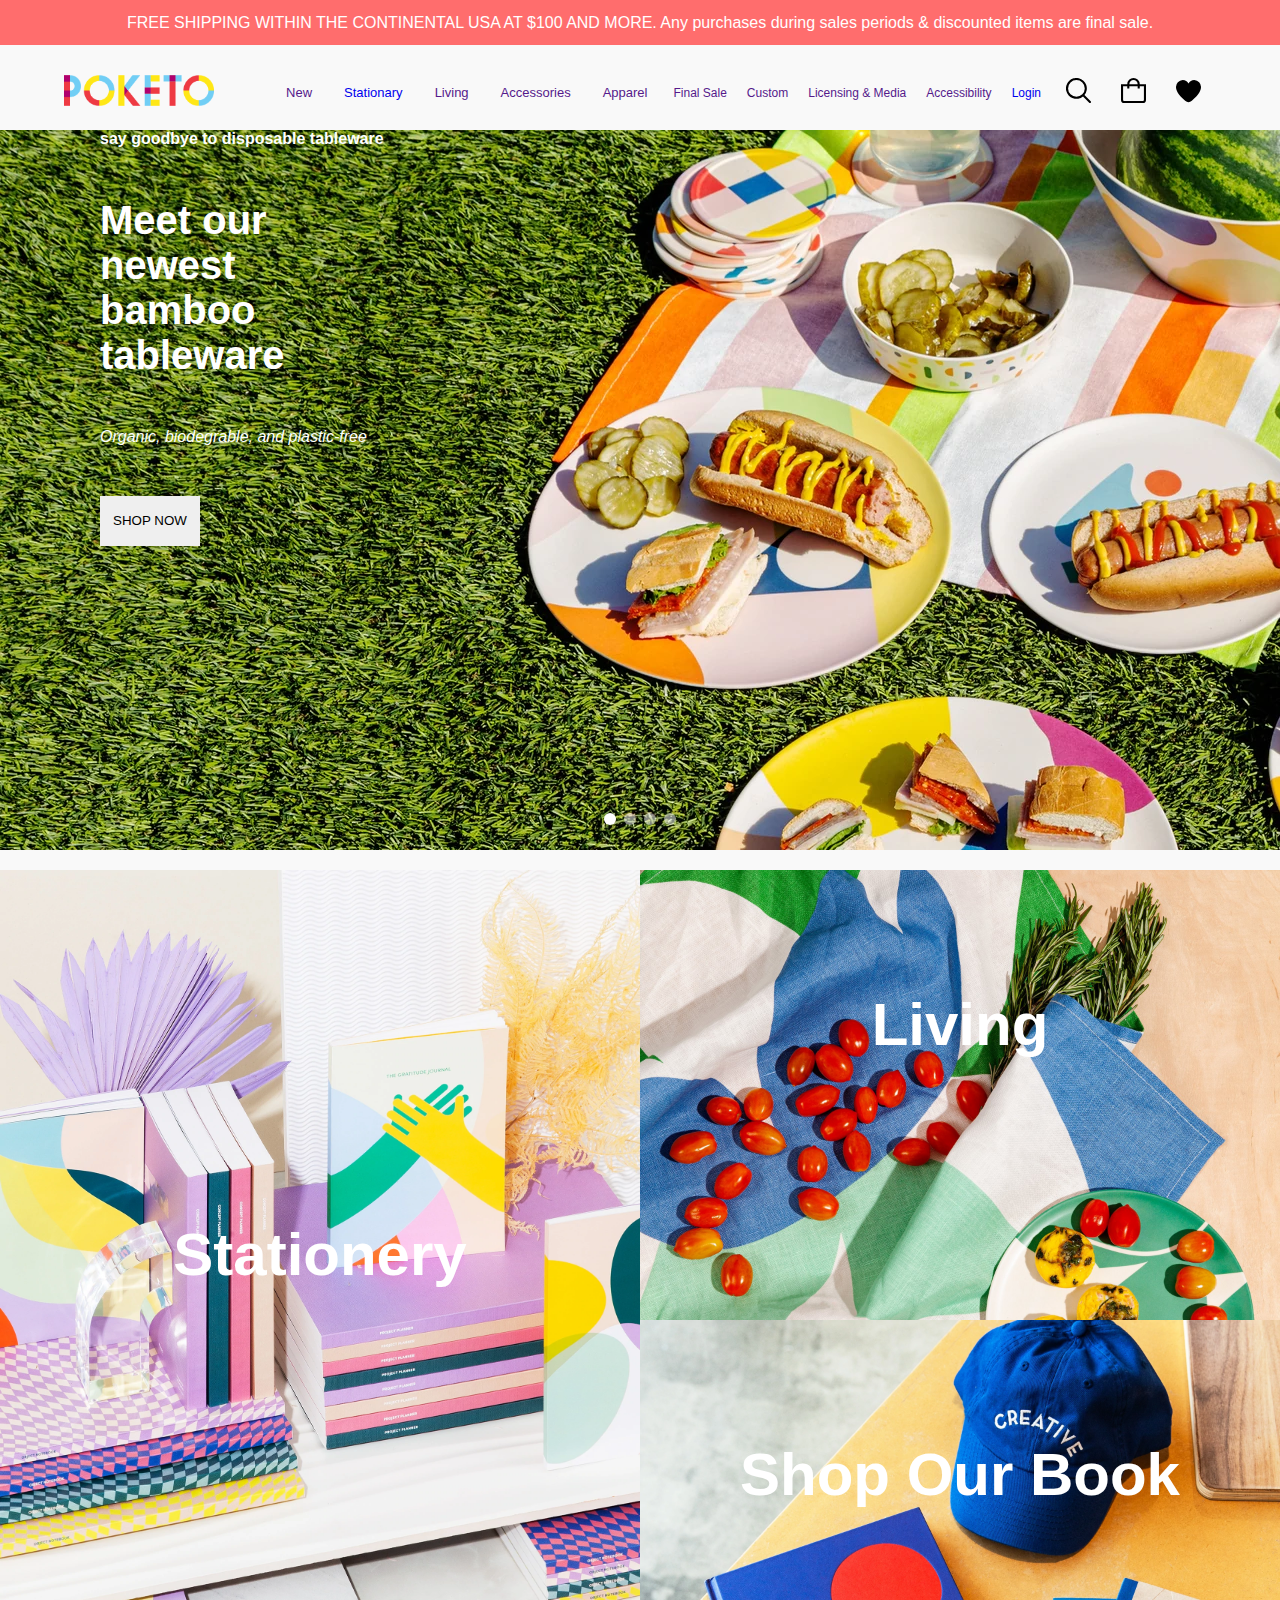
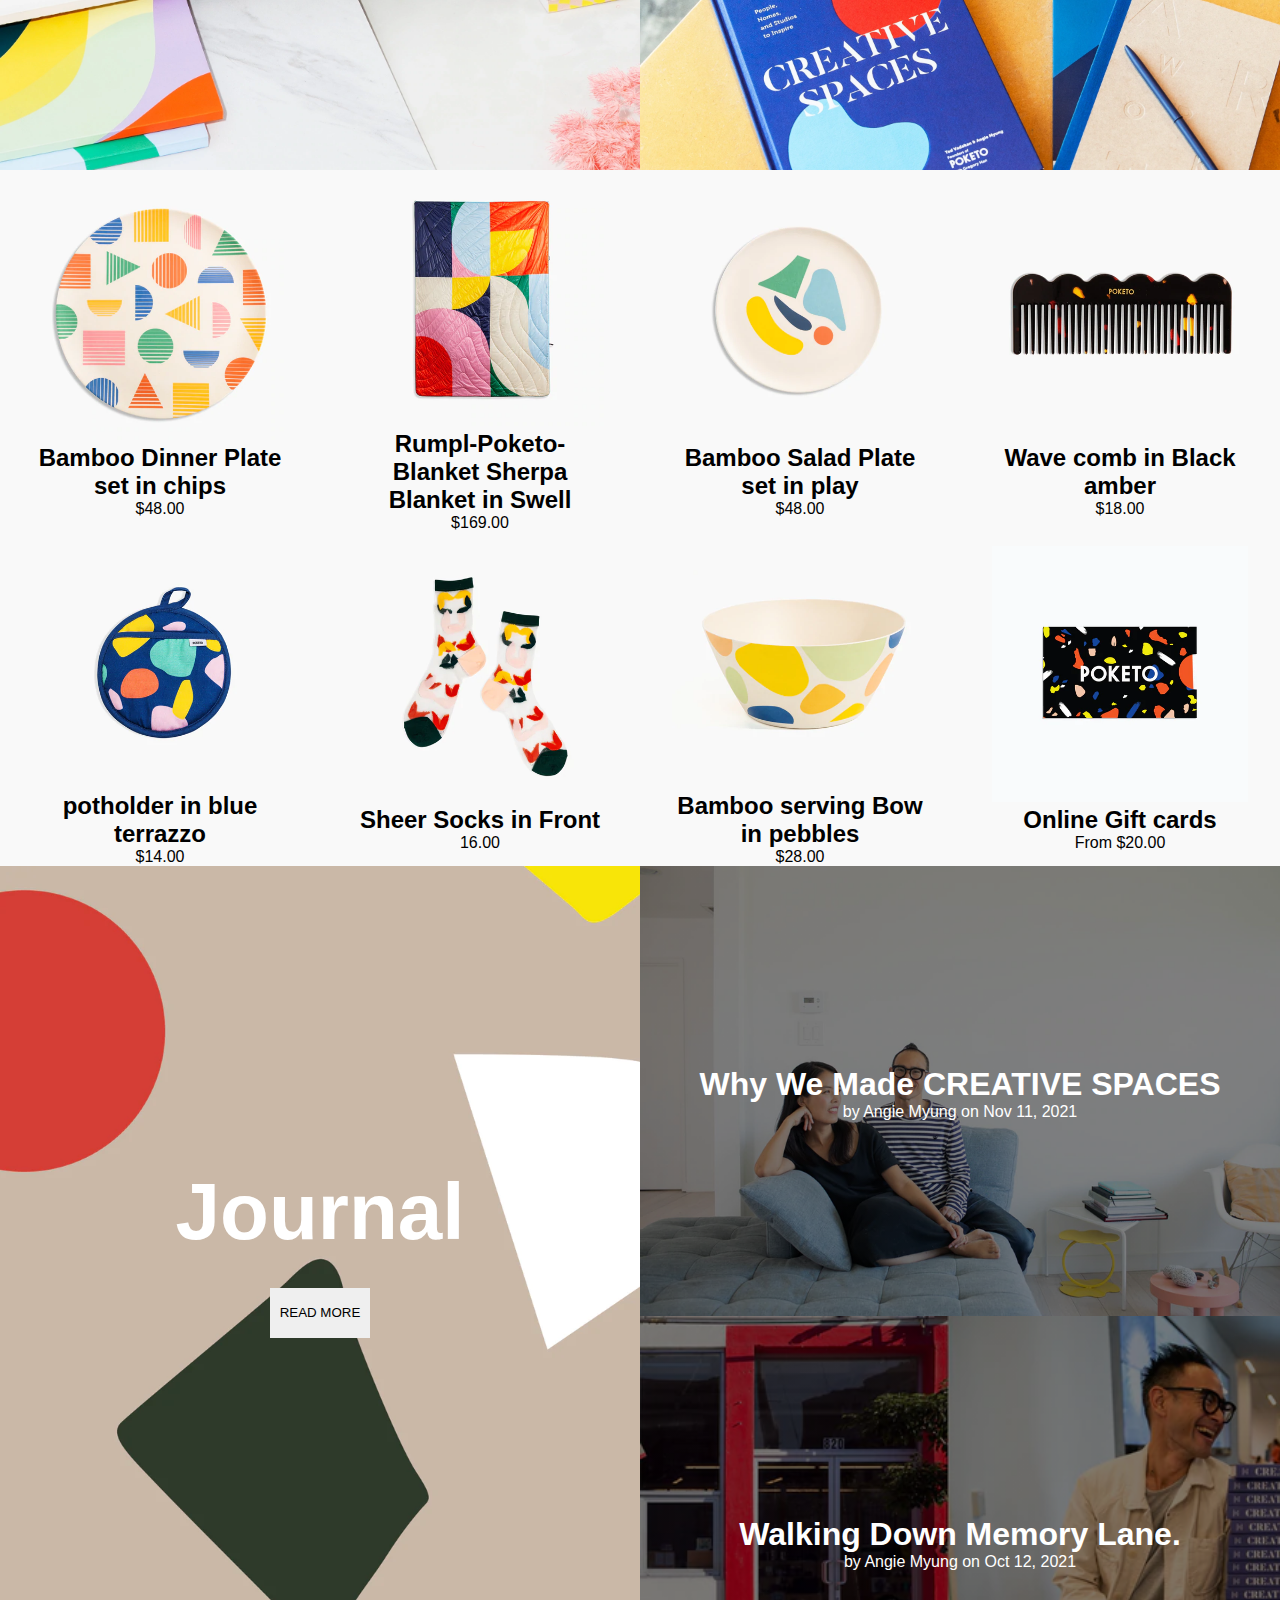
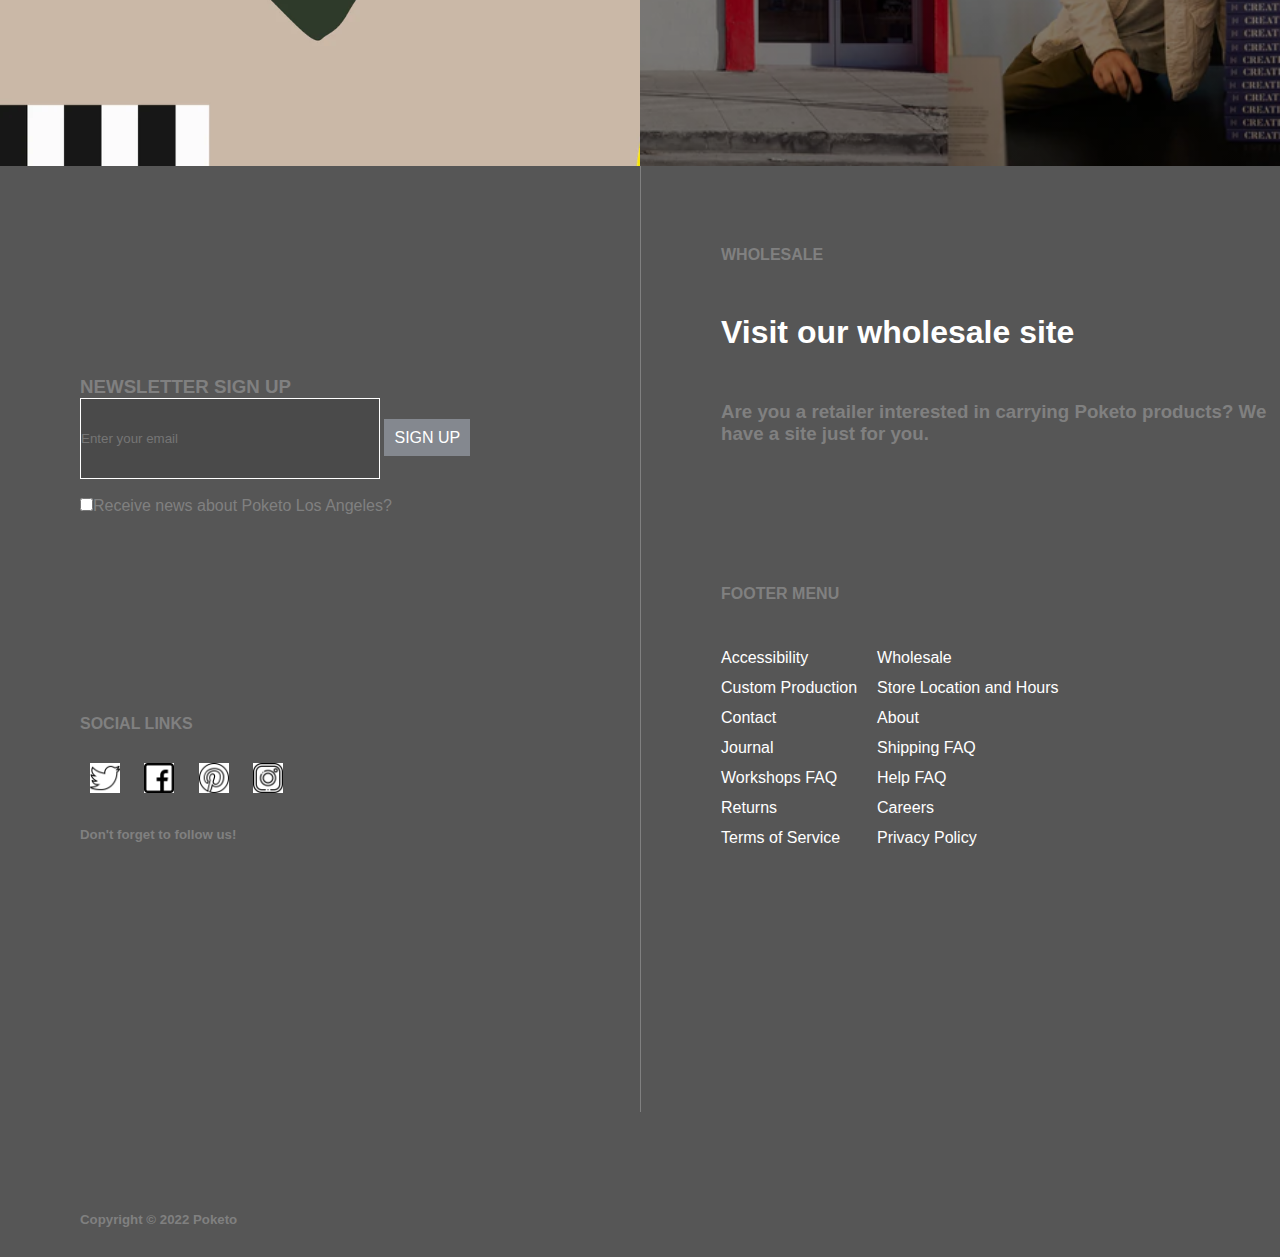
<file: index.html>
<!DOCTYPE html>
<html lang="en">
  <head>
    <meta charset="UTF-8" />
    <meta http-equiv="X-UA-Compatible" content="IE=edge" />
    <meta name="viewport" content="width=device-width, initial-scale=1.0" />
    <title>Poketo clone</title>
    <link rel="stylesheet" href="css/skippr.css" />
    <link rel="stylesheet" href="css/main.css" />
  </head>
  <body>
    <!-- NAV SECTION FEEDING FROM JAVASCRIPT -->
    <div class="navigationBar"></div>

    <!-- SLIDER SECTION -->
    <div id="sliderContainer">
      <div id="theTarget">
        <div style="background: url(img/files/Bamboo-Web-Banner_1920x.jpg)">
          <div class="background1_text bg1">
            <h4 class="background1_text_h4">
              say goodbye to disposable tableware
            </h4>
            <h1 class="background1_text_h1">
              Meet our <br />
              newest <br />
              bamboo <br />
              tableware
            </h1>
            <p class="background1_text_p">
              <i>Organic, biodegrable, and plastic-free</i>
            </p>

            <button class="background1-btn">SHOP NOW</button>
          </div>
        </div>
        <div
          style="background-image: url(img/files/Socks-Web-Banner-02_1920x.jpg)"
        >
          <div class="background1_text bg2">
            <div>
              <h4 class="background1_text_h4">
                Intoducing our newest socks desight
              </h4>
            </div>

            <div>
              <h1 class="background1_text_h1 bg2">
                A spring in your <br />
                step with new<br />
                socks
              </h1>
            </div>

            <div>
              <p class="background1_text_p">
                <i>Checkout our boldest patterns yet</i>
              </p>

              <button class="background1-btn">SHOP NOW</button>
            </div>
          </div>
        </div>
        <div
          style="
            background-image: url(img/files/Combs-Mirrors-Web-Banner-2_86956b42-d48c-4ea4-b098-e5be5cb2af86_1920x.jpg);
          "
        >
          <div class="background1_text bg3">
            <h1 class="background1_text_h1">
              Our prettiest <br />
              new combs + <br />
              mirrors
            </h1>
            <button class="background1-btn">SHOP NOW</button>
          </div>
        </div>

        <div style="background-image: url(img/files/Rumple-Banner_1920x.jpg)">
          <div class="background1_text bg4">
            <div>
              <h4 class="background1_text_h4">Our Coziest Collab Ever</h4>
            </div>
            <div>
              <h1 class="background1_text_h1">
                Meet the new <br />
                Rumple x <br />
                poketo <br />
                collections
              </h1>
            </div>
            <div>
              <p class="background1_text_p">
                <i>Blankets that work wherever, whenever.</i>
              </p>

              <button class="background1-btn">SHOP NOW</button>
            </div>
          </div>
        </div>
      </div>
    </div>

    <section class="banner_section">
      <div class="banner">
        <div class="banner_col1">
          <h1>Stationery</h1>
        </div>
        <div class="banner_col2">
          <div class="banner_col2_img1"><h1>Living</h1></div>
          <div class="banner_col2_img2"><h1>Shop Our Book</h1></div>
        </div>
      </div>
    </section>

    <section class="cards">
      <div class="cards1">
        <div class="cards1_row">
          <img
            src="./img/products/Bamboo-Dinner-Plate-Chips-01_480x.jpg"
            alt=""
          />
          <h2>Bamboo Dinner Plate set in chips</h2>
          <p class="price">$48.00</p>
        </div>
        <div class="cards1_row">
          <img
            src="./img/products/Rumpl-Poketo-Blanket-Geometric-Shapes-01_480x.jpg"
            alt=""
          />
          <h2>Rumpl-Poketo-Blanket Sherpa Blanket in Swell</h2>
          <p class="price">$169.00</p>
        </div>
        <div class="cards1_row">
          <img
            src="./img/products/Bamboo-Salad-Plate-Play-02_480x.jpg"
            alt=""
          />
          <h2>Bamboo Salad Plate set in play</h2>
          <p class="price">$48.00</p>
        </div>
        <div class="cards1_row">
          <img
            src="./img/products/Wave-Comb-Black-Red-Yellow-01_480x.jpg"
            alt=""
          />
          <h2>Wave comb in Black amber</h2>
          <p class="price">$18.00</p>
        </div>
      </div>
      <div class="cards2">
        <div class="cards2_row">
          <img
            src="./img/products/Poketo-Oven-Mitt-Round-Blue-01_480x.jpg"
            alt=""
          />
          <h2>potholder in blue terrazzo</h2>
          <p>$14.00</p>
        </div>
        <div class="cards2_row">
          <img src="./img/products/SheerSocksFronds_480x.jpg" alt="" />
          <h2>Sheer Socks in Front</h2>
          <p>16.00</p>
        </div>
        <div class="cards2_row">
          <img
            src="./img/products/Bamboo-Serving-Bowl-Pebbles_480x.jpg"
            alt=""
          />
          <h2>Bamboo serving Bow in pebbles</h2>
          <p>$28.00</p>
        </div>
        <div class="cards2_row">
          <img
            src="./img/products/Gift-card_c67a6f5f-488a-4391-8c78-933908445644_480x.jpg"
            alt=""
          />
          <h2>Online Gift cards</h2>
          <p>From $20.00</p>
        </div>
      </div>
    </section>

    <section class="footer_top_section">
      <div class="footer_top">
        <div class="footer_top_col1">
          <h1>Journal</h1>
          <button class="btn">READ MORE</button>
        </div>
        <div class="footer_top_col2">
          <div class="footer_top_col2_img1">
            <h1>Why We Made CREATIVE SPACES</h1>
            <p>by Angie Myung on Nov 11, 2021</p>
          </div>
          <div class="footer_top_col2_img2">
            <h1>Walking Down Memory Lane.</h1>
            <p>by Angie Myung on Oct 12, 2021</p>
          </div>
        </div>
      </div>
    </section>

    <footer class="footer_container"></footer>

    <script src="js/jquery.min.js"></script>
    <script src="js/skippr.min.js"></script>
    <script src="js/nav.js"></script>
    <script src="js/footer.js"></script>
    <script src="js/main.js"></script>
  </body>
</html>
</file>
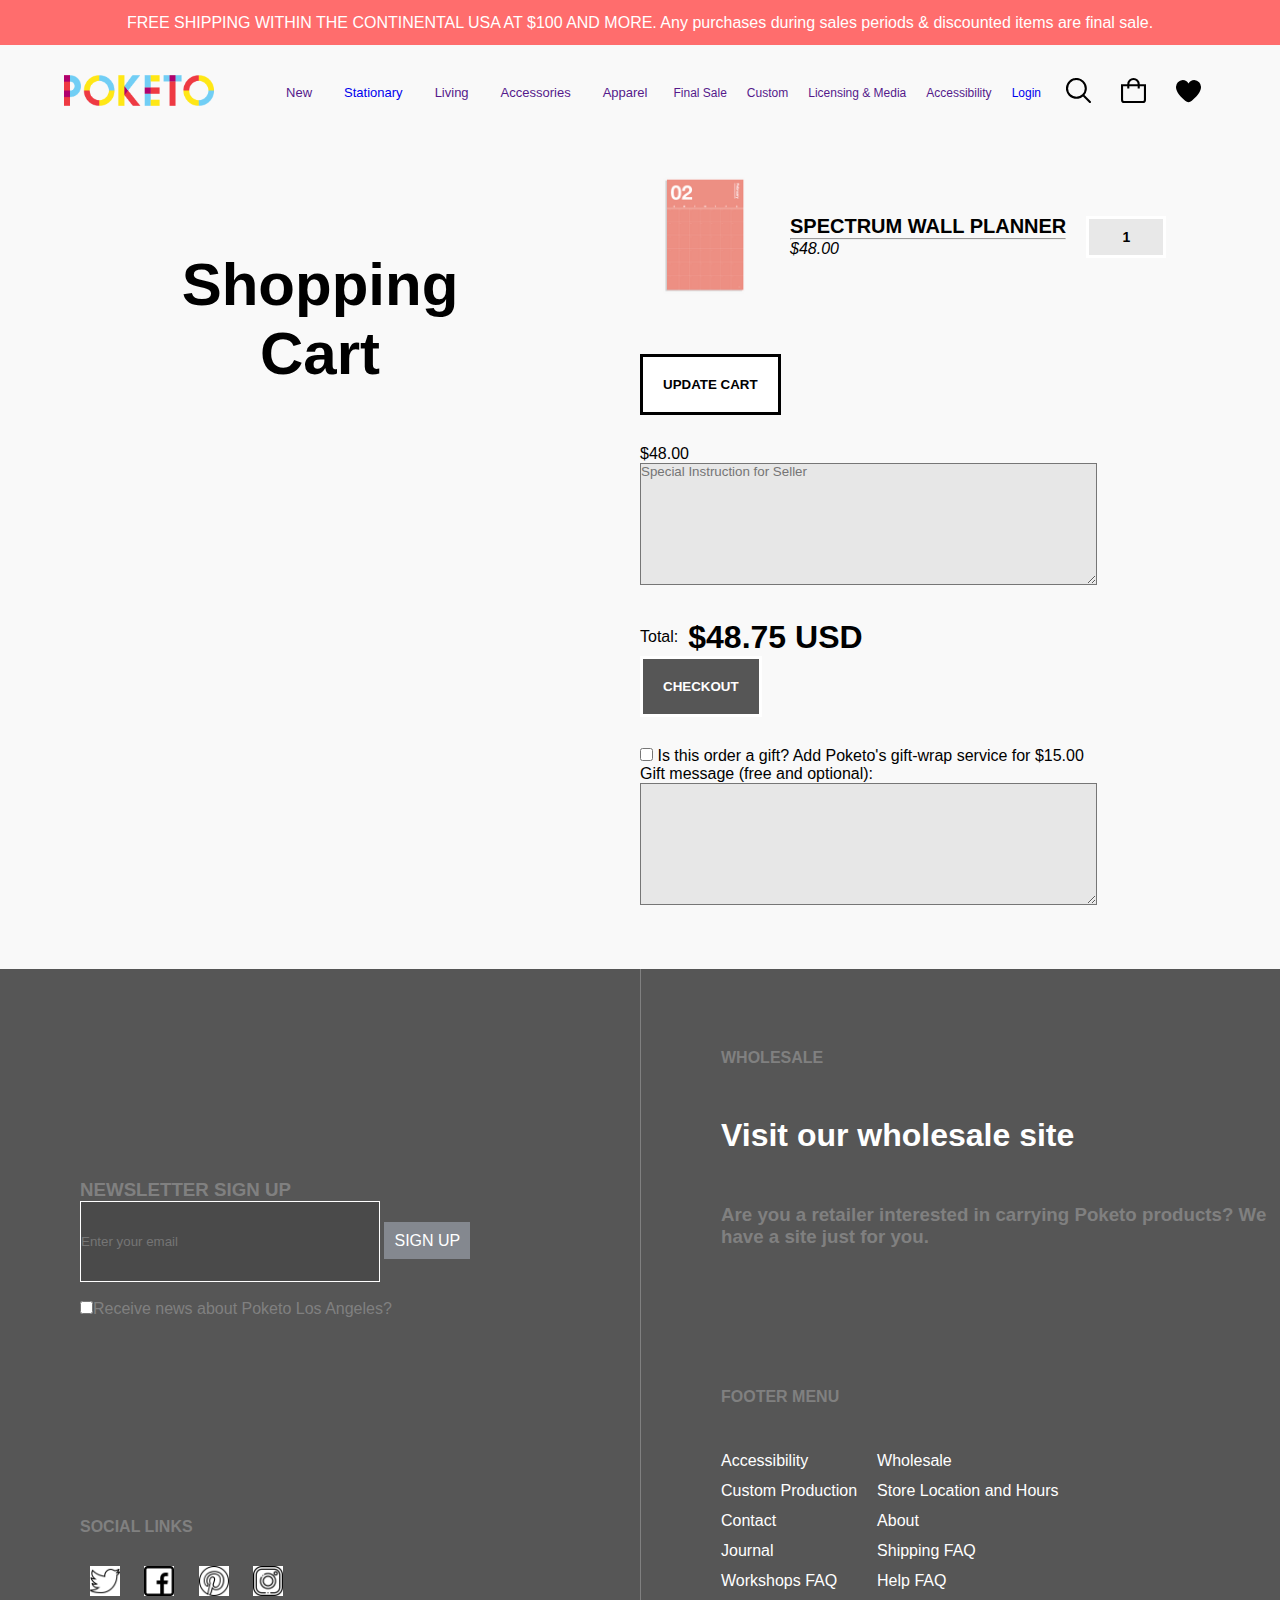
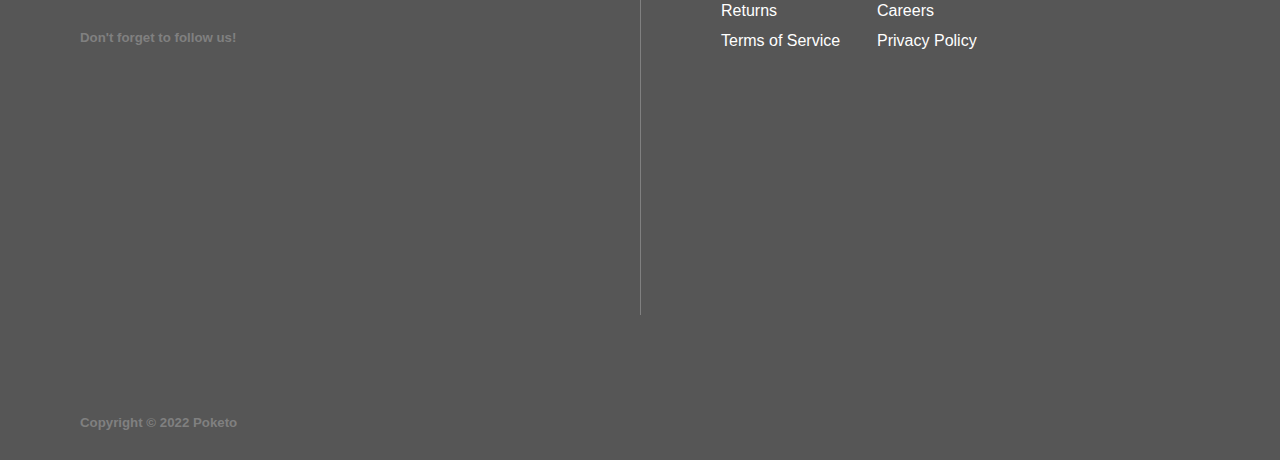
<file: cart.html>
<!DOCTYPE html>
<html lang="en">
  <head>
    <meta charset="UTF-8" />
    <meta http-equiv="X-UA-Compatible" content="IE=edge" />
    <meta name="viewport" content="width=device-width, initial-scale=1.0" />
    <title>Cart Page</title>
    <link rel="stylesheet" href="css/cart.css" />
  </head>
  <body>
    <!-- NAV SECTION FEEDING FROM JAVASCRIPT -->
    <div class="navigationBar"></div>

    <div class="cart_page">
      <div class="cart_text">
        <h1>
          Shopping <br />
          Cart
        </h1>
      </div>
      <div class="cart_items">
        <div class="cart_img_name_qty">
          <div class="cart_img">
            <img
              src="./img/5211/products/Spectrum-Monthly-Wall-Planner_44a72b7c-b81f-426f-a32d-1470df21f1c3_270x270.gif"
              alt=""
            />
          </div>
          <div class="cart_text_price">
            <h1 class="cart_text_price_h1">SPECTRUM WALL PLANNER</h1>
            <hr />
            <p><i>$48.00</i></p>
          </div>
          <div class="cart_qty">
            <h1>1</h1>
          </div>
        </div>
        <div class="cart_update">
          <button class="cart_update_btn">UPDATE CART</button>
        </div>
        <div class="cart_price">
          <p>$48.00</p>
        </div>
        <div class="seller_instruction">
          <textarea
            name="seller_instruction"
            id=""
            cols="55"
            rows="8"
            placeholder="Special Instruction for Seller"
            class="seller_instruction_box"
          ></textarea>
        </div>
        <div class="total_price">
          <p class="total_price_p">Total:</p>

          <h1>$48.75 USD</h1>
        </div>

        <button class="checkout">CHECKOUT</button>
        <div class="checkbox">
          <input type="checkbox" /> Is this order a gift? Add Poketo's gift-wrap
          service for $15.00
          <div class="gift_message">
            <p>Gift message (free and optional):</p>
            <textarea
              name="gift_message_box"
              class="gift_message_box"
              id=""
              cols="55"
              rows="8"
            ></textarea>
          </div>
        </div>
      </div>
    </div>

    <footer class="footer_container"></footer>

    <script src="js/jquery.min.js"></script>
    <script src="js/nav.js"></script>
    <script src="js/footer.js"></script>
    <script src="js/main.js"></script>
  </body>
</html>
</file>
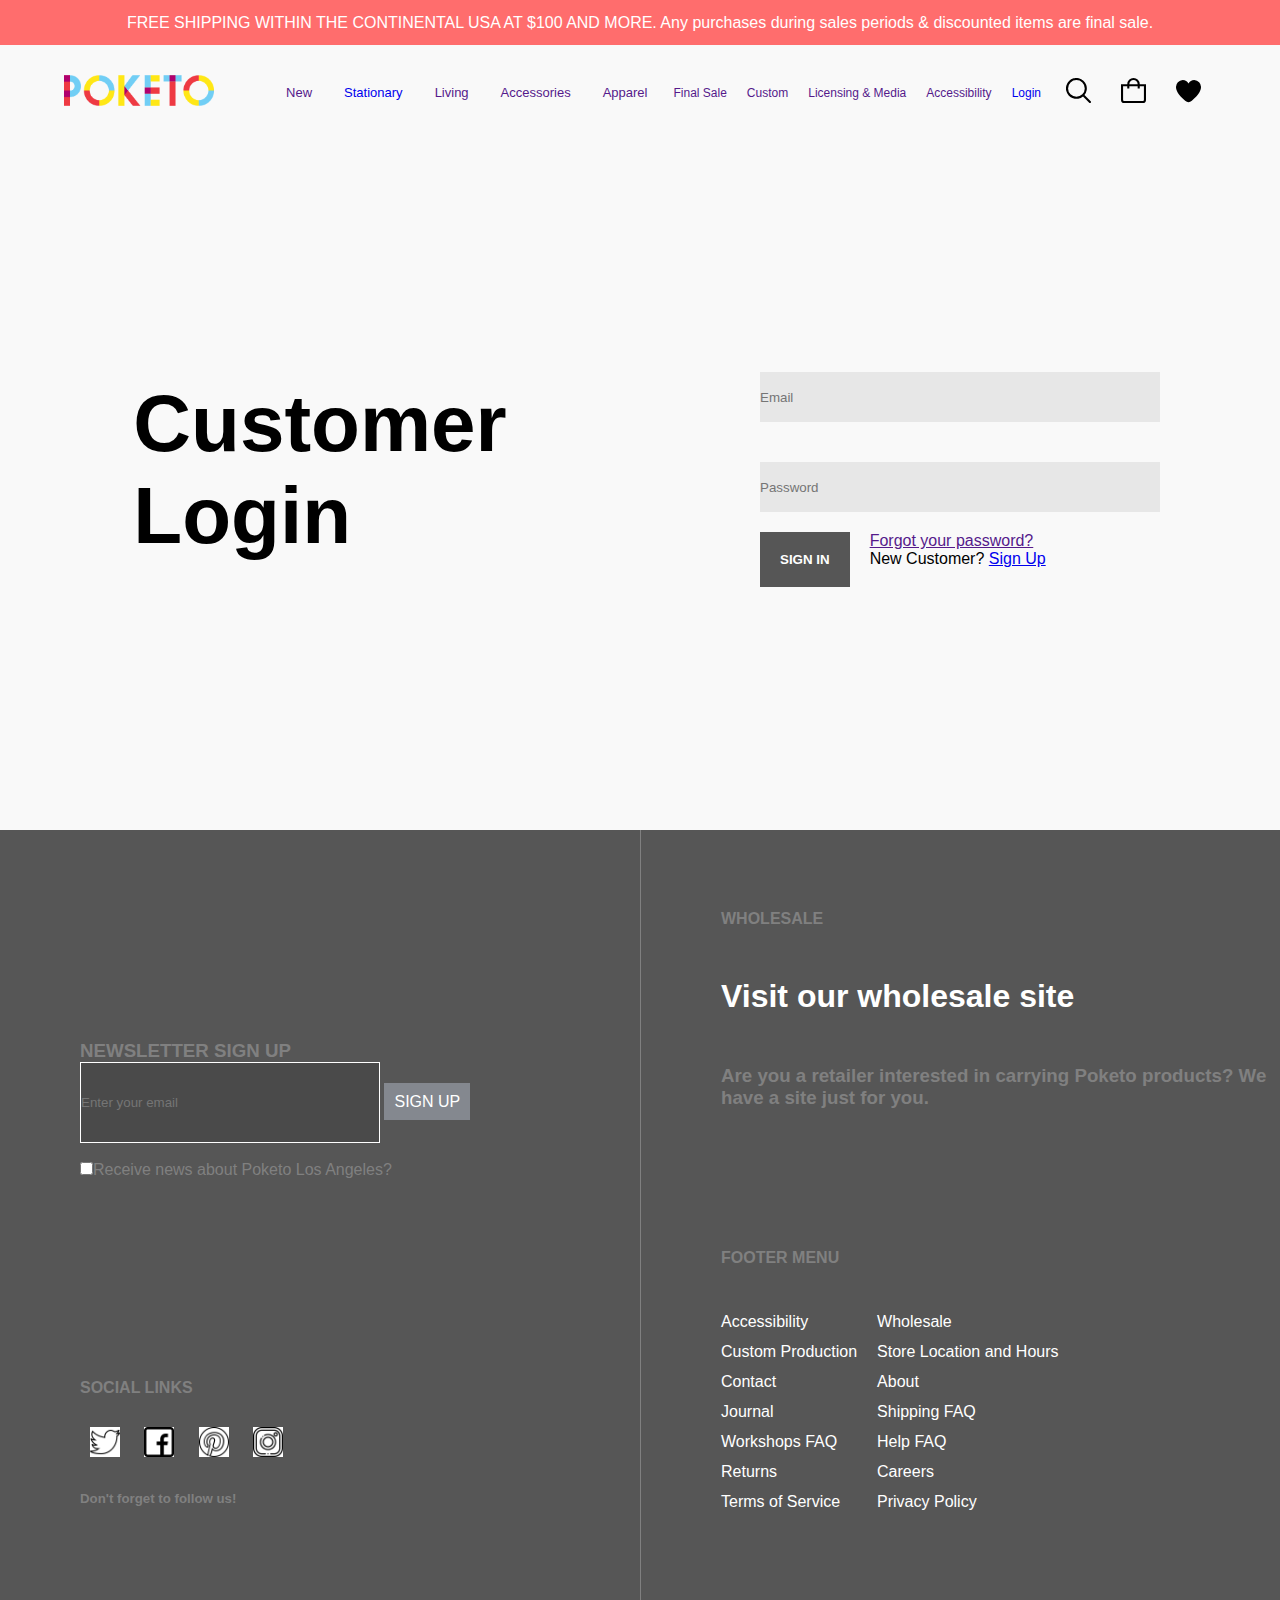
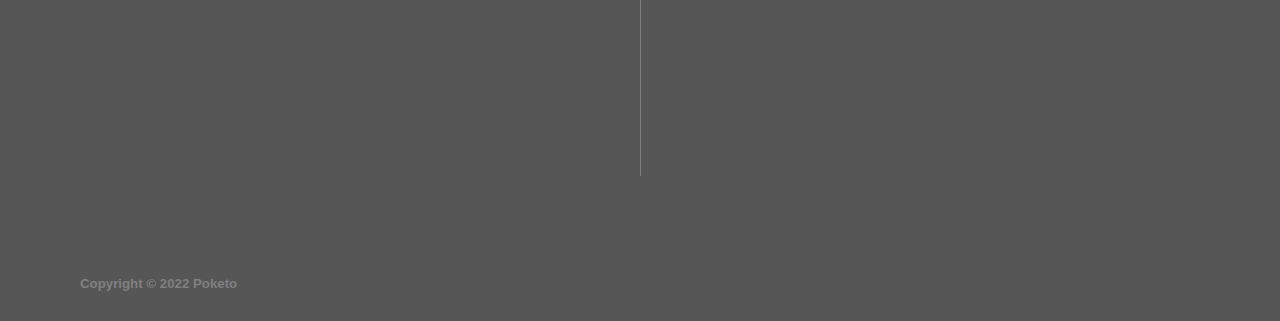
<file: login.html>
<!DOCTYPE html>
<html lang="en">
  <head>
    <meta charset="UTF-8" />
    <meta http-equiv="X-UA-Compatible" content="IE=edge" />
    <meta name="viewport" content="width=device-width, initial-scale=1.0" />
    <title>Login</title>
    <link rel="stylesheet" href="css/login.css" />
  </head>
  <body>
    <!-- NAV SECTION FEEDING FROM JAVASCRIPT -->
    <div class="navigationBar"></div>

    <div class="login_page">
      <div class="intro_page">
        <h1>
          Customer
          <br />
          Login
        </h1>
      </div>
      <div class="login_form">
        <form>
          <input type="email" placeholder="Email" class="input_field" />
          <br />
          <input type="password" placeholder="Password" class="input_field" />
          <br />
          <div class="submit-fort_pword">
            <div class="submit_login">
              <button class="sign_in">SIGN IN</button>
            </div>
            <div class="fort_pword">
              <a href="">Forgot your password?</a>
              <br />
              <p>New Customer? <a href="./sign_up.html"> Sign Up </a></p>
            </div>
          </div>
        </form>
      </div>
    </div>

    <footer class="footer_container"></footer>

    <script src="js/jquery.min.js"></script>
    <script src="js/nav.js"></script>
    <script src="js/footer.js"></script>
    <script src="js/main.js"></script>
  </body>
</html>
</file>
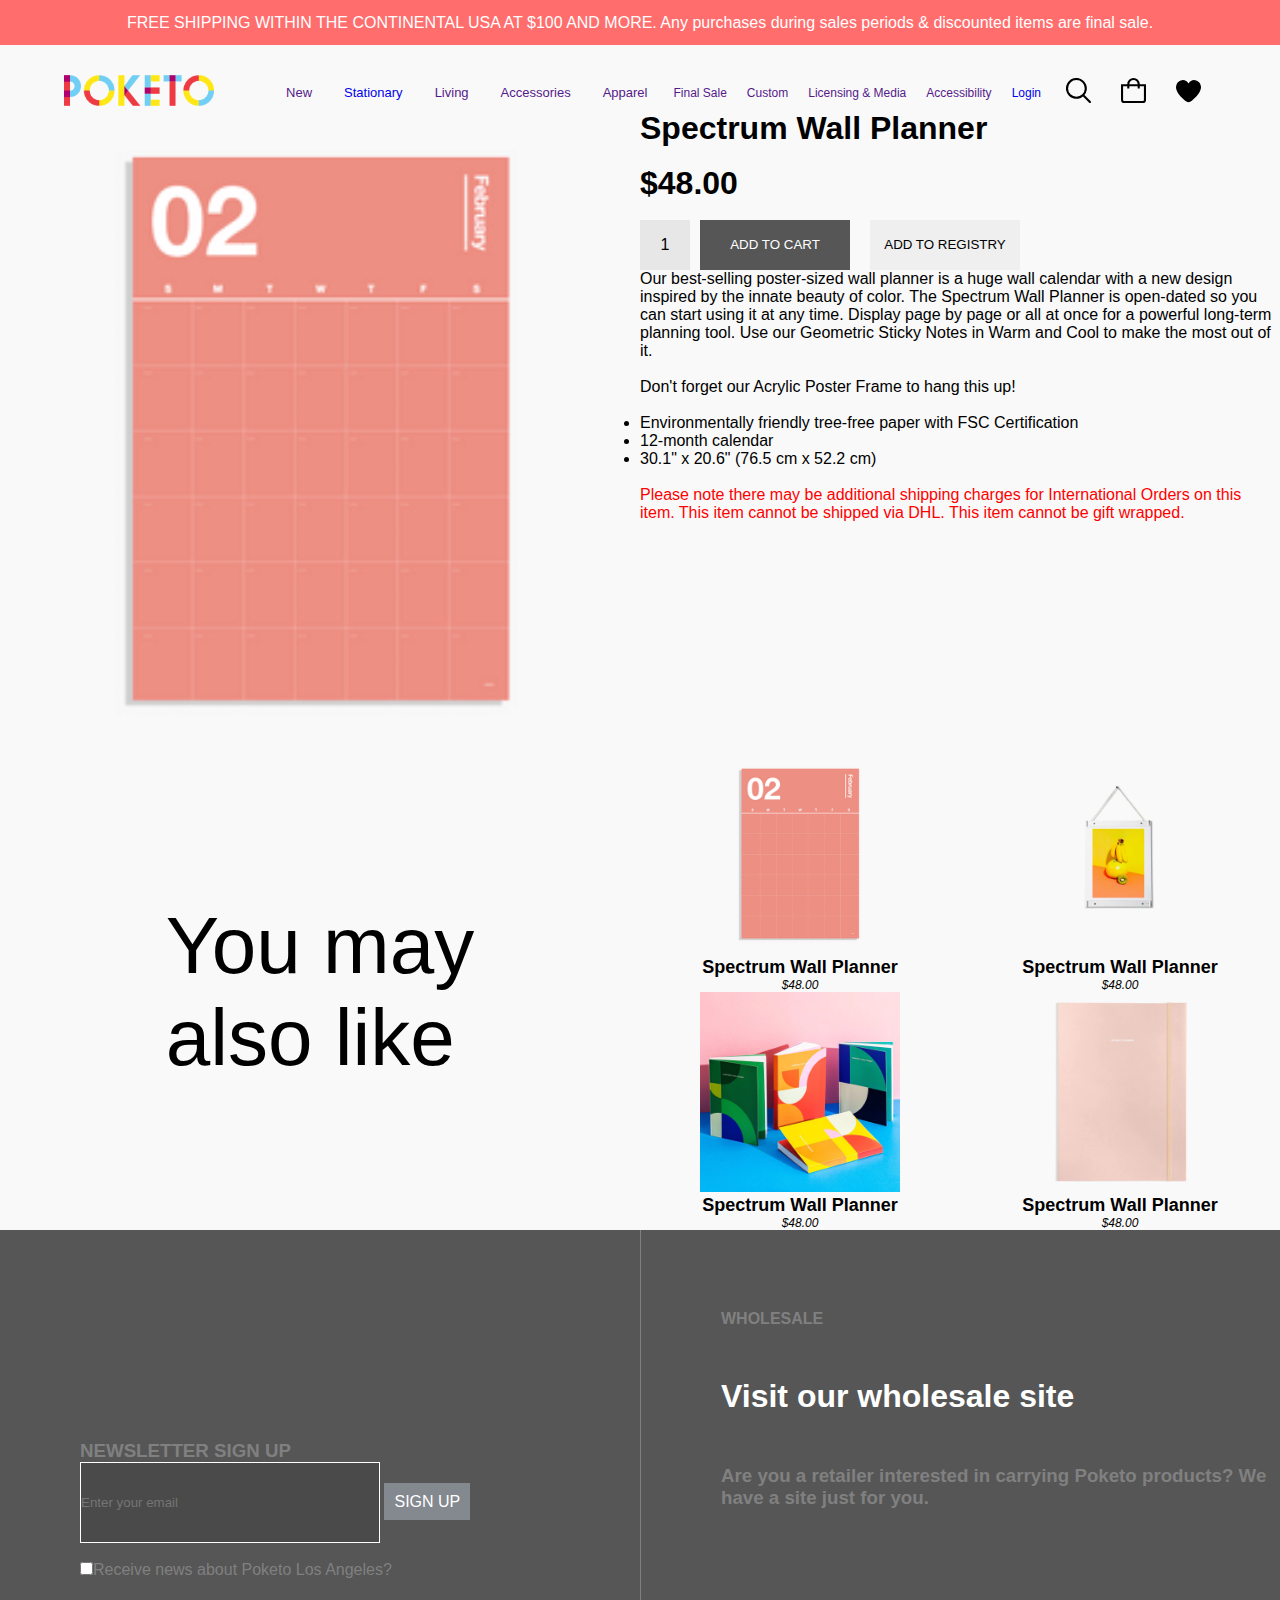
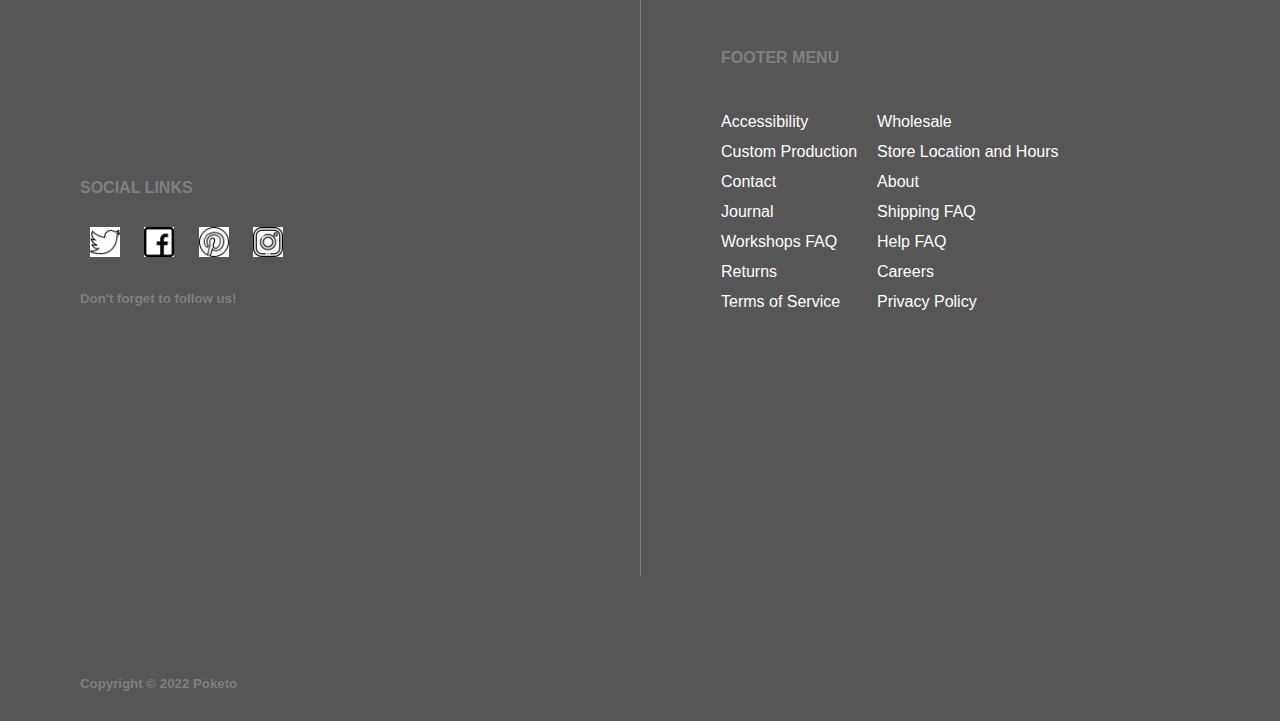
<file: shop.html>
<!DOCTYPE html>
<html lang="en">
  <head>
    <meta charset="UTF-8" />
    <meta http-equiv="X-UA-Compatible" content="IE=edge" />
    <meta name="viewport" content="width=device-width, initial-scale=1.0" />
    <title>Shop Page</title>
    <link rel="stylesheet" href="./css/shop.css">
  </head>
  <body>
<!-- NAV SECTION FEEDING FROM JAVASCRIPT -->
    <div class="navigationBar"></div>

    <div class="shope_page">
      <div class="product_img">
        <img
        src="./img/5211/products/Spectrum-Monthly-Wall-Planner_44a72b7c-b81f-426f-a32d-1470df21f1c3_270x270.gif"
        alt=""
      />
      </div>
      
      <div class="product_details">
        <h1>Spectrum Wall Planner</h1>
        <br />
        <h1>$48.00</h1>
<br />
        <div class="top_add_to_cart">
          <div class="cart_number">1</div>
          <div class="add_to_cart_btn">
            <button class="cart_btn"><a href=""> ADD TO CART </a></button>
          </div>
          <div class="add_to_registry_btn">
            <button class="registry_btn">ADD TO REGISTRY</button>
          </div>
        </div>
        <div class="product_description">
          <p>
            Our best-selling poster-sized wall planner is a huge wall calendar
            with a new design inspired by the innate beauty of color. The
            Spectrum Wall Planner is open-dated so you can start using it at any
            time. Display page by page or all at once for a powerful long-term
            planning tool. Use our Geometric Sticky Notes in Warm and Cool to
            make the most out of it.
          </p>
          <br />
          <p>Don't forget our Acrylic Poster Frame to hang this up!</p>
          <br />
          <p>
            <ul>
              <li>Environmentally friendly tree-free paper with FSC Certification</li>
              <li>12-month calendar</li>
              <li> 30.1" x 20.6" (76.5 cm x 52.2 cm)
          </li>
            </ul>
          </p>
          <br>
          <p class="take_note">Please note there may be additional shipping charges for International Orders on this item. This item cannot be shipped via DHL. This item cannot be gift wrapped.</p>
             
        </div>

      </div>
    </div>

    <div class="text_with_card">
      <div class="text_part">
        You may <br>
        also like
      </div>


      <div class="cards_stationery">
      <div class="cards_stationery_holder">
        <div class="card1_hold">
          <div class="on_hover_img_and_btn">
            <button class="on_hover_btn">
              
          </div>
          <div class="card1">
            <img
              src="./img/stionery/products/Spectrum-Monthly-Wall-Planner_44a72b7c-b81f-426f-a32d-1470df21f1c3_480x.gif"
              alt=""
            />
          </div>
          <h2>Spectrum Wall Planner</h2>
          <p><i>$48.00</i></p>
        </div>
        <div class="card1_hold">
          <div class="on_hover_img2_and_btn">
            
          </div>
          <div class="card1">
            <img
              src="./img/stionery/products/Small-Acrylic-Poster-Frame-With-Print_480x.jpg"
              alt=""
            />
          </div>

          <h2>Spectrum Wall Planner</h2>
          <p><i>$48.00</i></p>
        </div>
        
        
      </div>
      <div class="cards_stationery_holder">
        <div class="card1_hold">
          <div class="on_hover_img5_and_btn">
          </div>
          <div class="card1">
            <img
              src="./img/stionery/products/Quarterly-Planners-1x1-02_1920x_7190ba74-2c25-4e42-a013-9211f3fb752d_480x.jpg"
              alt=""
            />
          </div>
          <h2>Spectrum Wall Planner</h2>
          <p><i>$48.00</i></p>
        </div>
        <div class="card1_hold">
          <div class="on_hover_img6_and_btn">
            
          </div>
          <div class="card1">
            <img
              src="./img/stionery/products/Project-Planner-Sand_480x.jpg"
              alt=""
            />
          </div>
          <h2>Spectrum Wall Planner</h2>
          <p><i>$48.00</i></p>
        </div>
      </div>
    </div>
    </div>


    <footer class="footer_container"></footer>

    <script src="js/jquery.min.js"></script>
    <script src="js/nav.js"></script>
    <script src="js/footer.js"></script>
    <script src="js/main.js"></script>
  </body>
</html>
</file>
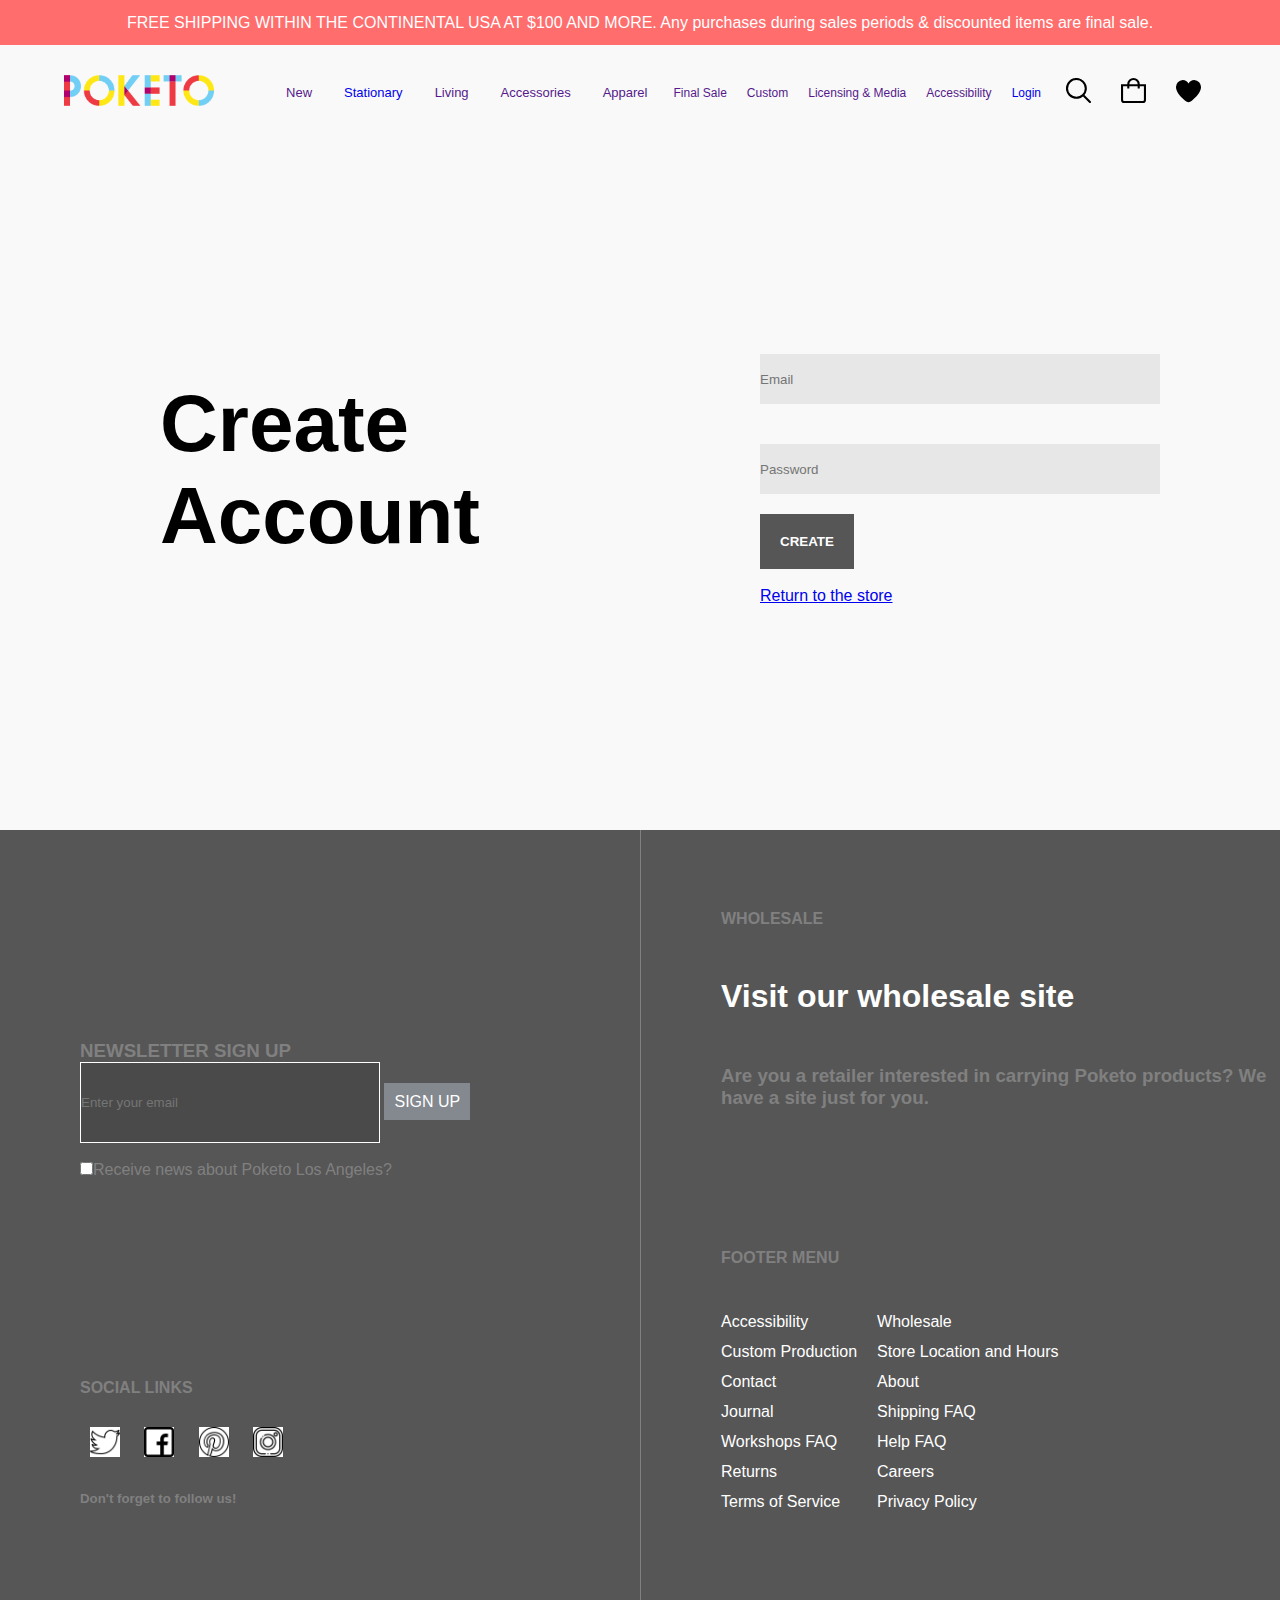
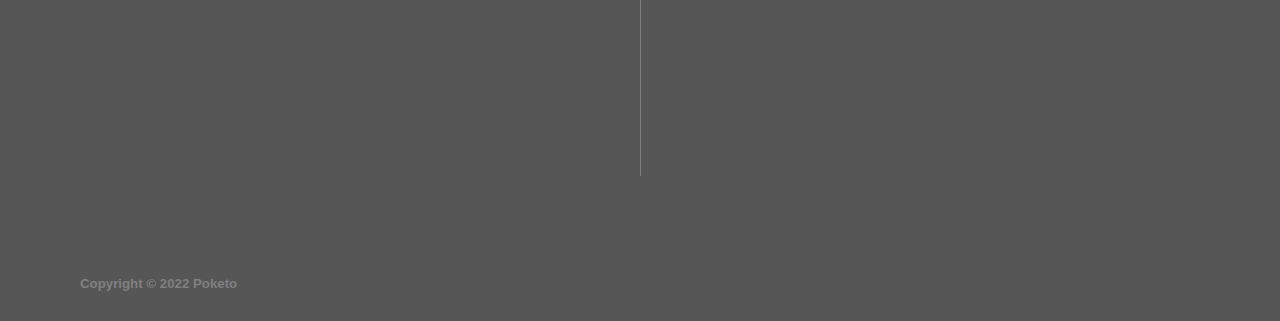
<file: sign_up.html>
<!DOCTYPE html>
<html lang="en">
  <head>
    <meta charset="UTF-8" />
    <meta http-equiv="X-UA-Compatible" content="IE=edge" />
    <meta name="viewport" content="width=device-width, initial-scale=1.0" />
    <title>Sign Up</title>
    <link rel="stylesheet" href="css/sign_up.css" />
  </head>
  <body>
    <!-- NAV SECTION FEEDING FROM JAVASCRIPT -->
    <div class="navigationBar"></div>

    <div class="sign_page">
      <div class="intro_page">
        <h1>
          Create
          <br />
          Account
        </h1>
      </div>
      <div class="sign_form">
        <form>
          <input type="email" placeholder="Email" class="input_field" />
          <br />
          <input type="password" placeholder="Password" class="input_field" />
          <br />
          <button class="sign_in">CREATE</button>

          <br /><br />

          <a href="index.html">Return to the store</a>
        </form>
      </div>
    </div>

    <footer class="footer_container"></footer>

    <script src="js/jquery.min.js"></script>
    <script src="js/nav.js"></script>
    <script src="js/footer.js"></script>
    <script src="js/main.js"></script>
  </body>
</html>
</file>
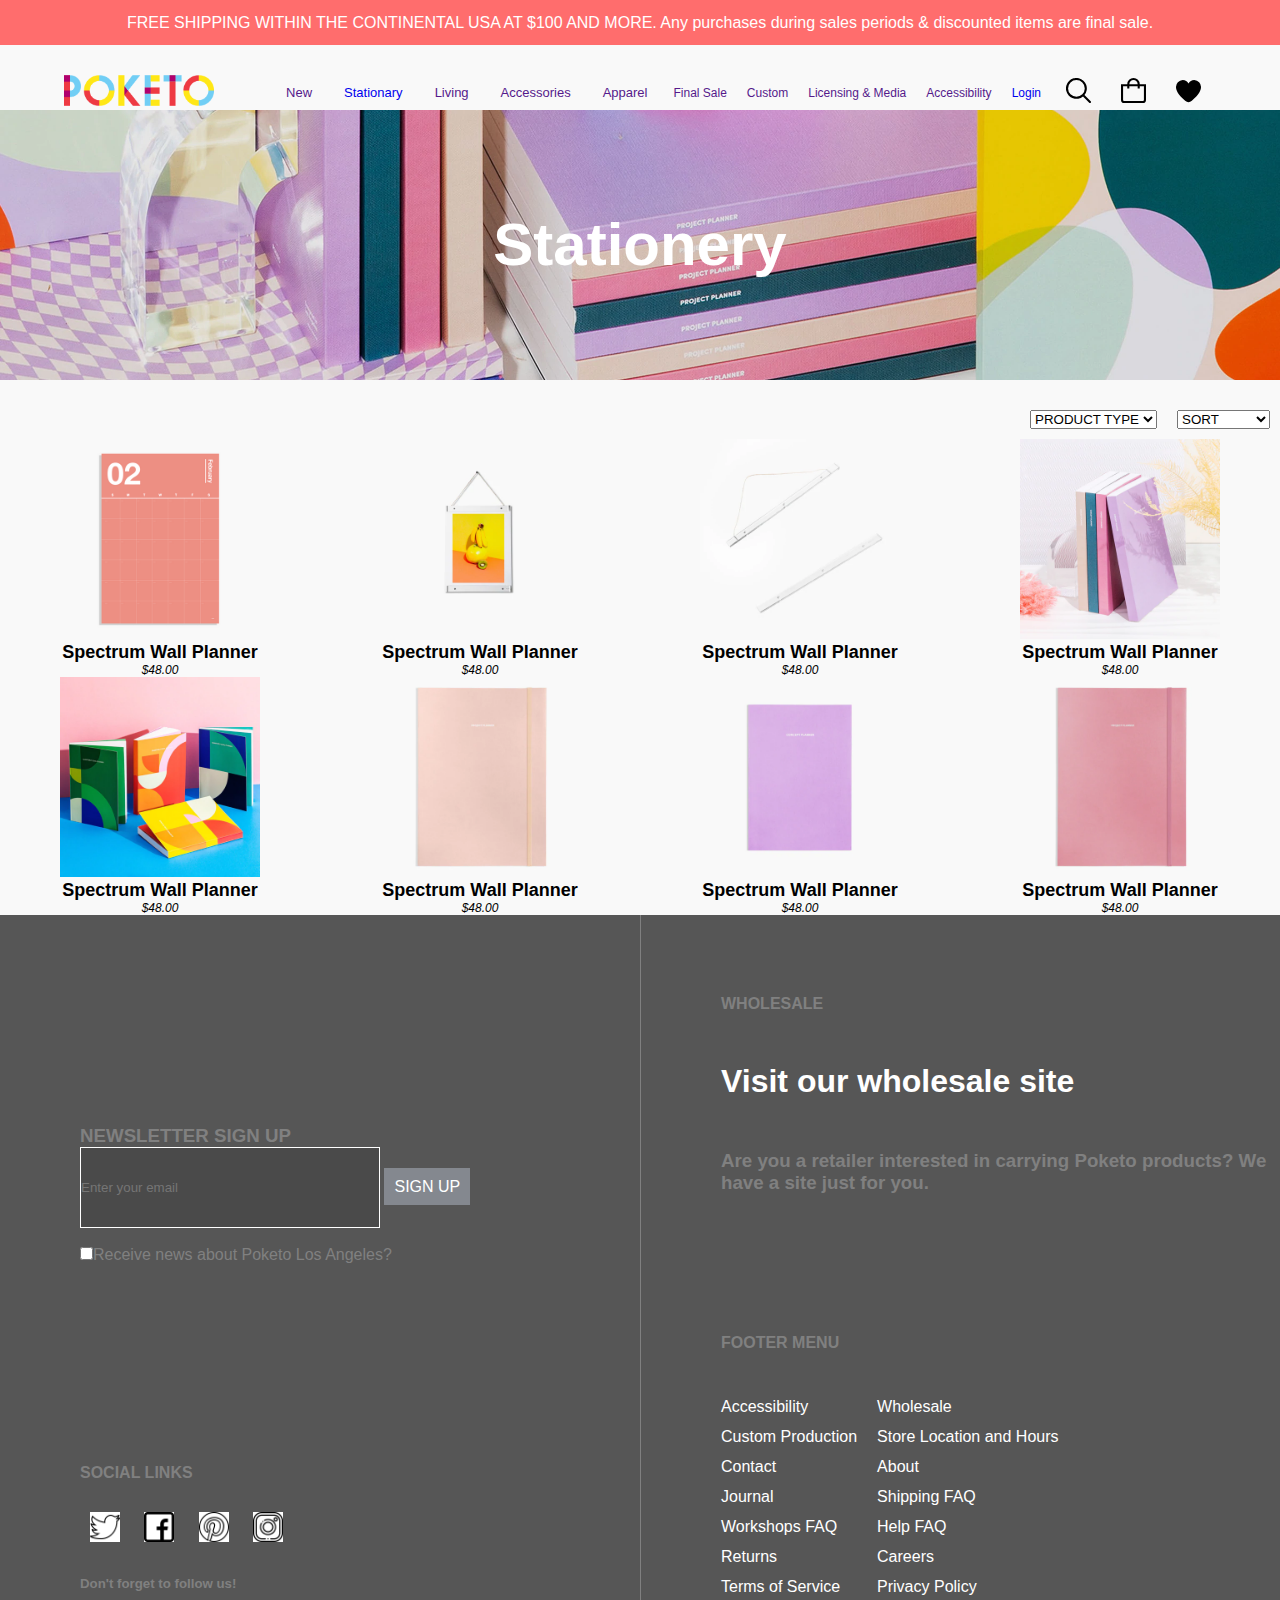
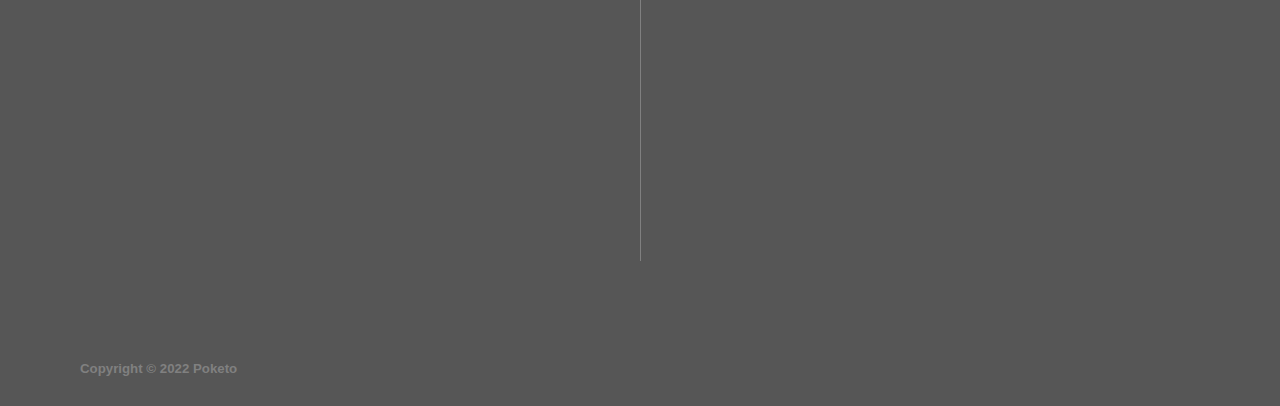
<file: stationary.html>
<!DOCTYPE html>
<html lang="en">
  <head>
    <meta charset="UTF-8" />
    <meta http-equiv="X-UA-Compatible" content="IE=edge" />
    <meta name="viewport" content="width=device-width, initial-scale=1.0" />
    <title>Staionary</title>
    <link rel="stylesheet" href="./css/stationery.css" />
  </head>
  <body>
    <!-- NAV SECTION FEEDING FROM JAVASCRIPT -->
    <div class="navigationBar"></div>

    <section class="banner_stationery_section">
      <div class="banner_stationery">
        <h1>Stationery</h1>
      </div>
    </section>

    <div class="stationery_product_sorting">
      <div class="no_product">
        <p>hide this</p>
      </div>
      <div class="product_type_sort">
        <div class="product_types">
          <select>
            <option>PRODUCT TYPE</option>
            <option disabled>PRODUCT TYPE</option>
            <option value="">All</option>
            <option value="">A5 Notepad</option>
            <option value="">A5 Planner</option>
          </select>
        </div>
        <div class="product_types">
          <select>
            <option>SORT</option>
            <option disabled>SORT</option>
            <option value="">Featured</option>
            <option value="">Best Selling</option>
          </select>
        </div>
      </div>
    </div>

    <div class="cards_stationery">
      <div class="cards_stationery_holder">
        <div class="card1_hold">
          <div class="on_hover_img_and_btn">
            <button class="on_hover_btn">
              <a href="./shop.html"> QUICK SHOP </a>
            </button>
          </div>
          <div class="card1">
            <img
              src="./img/stionery/products/Spectrum-Monthly-Wall-Planner_44a72b7c-b81f-426f-a32d-1470df21f1c3_480x.gif"
              alt=""
            />
          </div>
          <h2>Spectrum Wall Planner</h2>
          <p><i>$48.00</i></p>
        </div>
        <div class="card1_hold">
          <div class="on_hover_img2_and_btn">
            <button class="on_hover_btn">QUICK SHOP</button>
          </div>
          <div class="card1">
            <img
              src="./img/stionery/products/Small-Acrylic-Poster-Frame-With-Print_480x.jpg"
              alt=""
            />
          </div>

          <h2>Spectrum Wall Planner</h2>
          <p><i>$48.00</i></p>
        </div>
        <div class="card1_hold">
          <div class="on_hover_img3_and_btn">
            <button class="on_hover_btn">QUICK SHOP</button>
          </div>
          <div class="card1">
            <img src="./img/stionery/products/large_480x.jpg" alt="" />
          </div>
          <h2>Spectrum Wall Planner</h2>
          <p><i>$48.00</i></p>
        </div>
        <div class="card1_hold">
          <div class="on_hover_img4_and_btn">
            <button class="on_hover_btn">QUICK SHOP</button>
          </div>
          <div class="card1">
            <img
              src="./img/stionery/products/Concept-Planners-NL-01_b4ebcbd3-cd97-479f-956a-267606575047_480x.jpg"
              alt=""
            />
          </div>
          <h2>Spectrum Wall Planner</h2>
          <p><i>$48.00</i></p>
        </div>
      </div>
      <div class="cards_stationery_holder">
        <div class="card1_hold">
          <div class="on_hover_img5_and_btn">
            <button class="on_hover_btn">QUICK SHOP</button>
          </div>
          <div class="card1">
            <img
              src="./img/stionery/products/Quarterly-Planners-1x1-02_1920x_7190ba74-2c25-4e42-a013-9211f3fb752d_480x.jpg"
              alt=""
            />
          </div>
          <h2>Spectrum Wall Planner</h2>
          <p><i>$48.00</i></p>
        </div>
        <div class="card1_hold">
          <div class="on_hover_img6_and_btn">
            <button class="on_hover_btn">QUICK SHOP</button>
          </div>
          <div class="card1">
            <img
              src="./img/stionery/products/Project-Planner-Sand_480x.jpg"
              alt=""
            />
          </div>
          <h2>Spectrum Wall Planner</h2>
          <p><i>$48.00</i></p>
        </div>
        <div class="card1_hold">
          <div class="on_hover_img7_and_btn">
            <button class="on_hover_btn">QUICK SHOP</button>
          </div>
          <div class="card1">
            <img
              src="./img/stionery/products/Concept-Planner-Sea-Lavender_e3b7e28f-ae9b-4d7b-b7fc-ea9c510049a4_480x.jpg"
              alt=""
            />
          </div>
          <h2>Spectrum Wall Planner</h2>
          <p><i>$48.00</i></p>
        </div>
        <div class="card1_hold">
          <div class="on_hover_img8_and_btn">
            <button class="on_hover_btn">QUICK SHOP</button>
          </div>
          <div class="card1">
            <img
              src="./img/stionery/products/Project-Planner-Sunset-EDIT_480x.jpg"
              alt=""
            />
          </div>
          <h2>Spectrum Wall Planner</h2>
          <p><i>$48.00</i></p>
        </div>
      </div>
    </div>

    <footer class="footer_container"></footer>

    <script src="js/jquery.min.js"></script>
    <script src="js/nav.js"></script>
    <script src="js/footer.js"></script>
    <script src="js/main.js"></script>
  </body>
</html>
</file>
<file: css/skippr.css>
.skippr{width:100%;height:100%;position:relative;overflow:hidden}.skippr>div{position:absolute;width:100%;height:100%;background-size:cover;background-position:50% 62.5%}.skippr>img{position:absolute;top:50%;left:50%;-webkit-transform:translate(-50%, -50%);-moz-transform:translate(-50%, -50%);-ms-transform:translate(-50%, -50%);transform:translate(-50%, -50%);width:100%;min-height:100%}.skippr-nav-container{position:absolute;left:50%;-webkit-transform:translate(-50%, 0);transform:translate(-50%, 0);-moz-transform:translate(-50%, 0);-ms-transform:translate(-50%, 0);bottom:25px;overflow:auto;z-index:999}.skippr-nav-element{cursor:pointer;float:left;background-color:rgba(255,255,255,0.5);-webkit-transition:all .25s linear;transition:all .25s linear}.skippr-nav-element-bubble{width:12px;height:12px;border-radius:50%;margin:0 4px}.skippr-nav-element-block{width:60px;height:10px}.skippr-nav-element:hover,.skippr-nav-element-active{background-color:#fff}.skippr-arrow{position:absolute;z-index:999;top:50%;-webkit-transform:translate(0%, -50%);-moz-transform:translate(0%, -50%);-ms-transform:translate(0%, -50%);transform:translate(0%, -50%);width:30px;height:30px;transform-origin:center center;-webkit-transform-origin:top left;cursor:pointer}.skippr-previous{left:2.5%;-webkit-transform:rotate(-45deg);transform:rotate(-45deg);border-top:2px solid white;border-left:2px solid white}.skippr-next{right:3.5%;-webkit-transform:rotate(-45deg);transform:rotate(-45deg);border-bottom:2px solid white;border-right:2px solid white}
/*# sourceMappingURL=skippr.css.map */
</file>
<file: css/main.css>
@import 'nav.css';
@import 'footer.css';

* {
  margin: 0;
  padding: 0;
}

.background1_text {
  color: white;
  display: flex;
  flex-direction: column;
  justify-content: space-between;
  padding-left: 100px;

  /* margin: 0px 0px 0px 80px;
  padding: 70px 70px; */
}
.bg1:hover {
  background: linear-gradient(rgba(0, 0, 0, 0.5), rgba(0, 0, 0, 0.5)),
    url(img/files/Bamboo-Web-Banner_1920x.jpg);
  height: 80vh;
}
.bg2:hover {
  text-align: center;
  padding: 0;
  background: linear-gradient(rgba(0, 0, 0, 0.5), rgba(0, 0, 0, 0.5)),
    url(img/files/Socks-Web-Banner-02_1920x.jpg);
  background-size: cover;
  height: 80vh;
}
.bg3:hover {
  background: linear-gradient(rgba(0, 0, 0, 0.5), rgba(0, 0, 0, 0.5)),
    url(img/files/Combs-Mirrors-Web-Banner-2_86956b42-d48c-4ea4-b098-e5be5cb2af86_1920x.jpg);
  background-size: cover;
  height: 80vh;
}
.bg4:hover {
  text-align: center;
  padding: 0;
  background: linear-gradient(rgba(0, 0, 0, 0.5), rgba(0, 0, 0, 0.5)),
    url(img/files/Rumple-Banner_1920x.jpg);
  background-size: cover;
  height: 80vh;
}
.bg2,
.bg4 {
  text-align: center;
  padding: 0;
}
.background1-btn {
  width: 100px;
  height: 50px;
  border: none;
  margin-top: 30px;
  margin-top: 50px;
}

.background1_text_h1 {
  font-size: 40px;
  padding: 50px 0px;
}
.banner {
  display: flex;
  color: white;
  font-size: 30px;
  text-align: center;
}
.banner_col1 {
  background-image: url(../img/files/Fall-2021-Stationery-NL-02_1920x.jpg);
  background-size: cover;
  width: 50%;
  height: 100vh;
  padding-top: 350px;
}
.banner_col1:hover {
  background: linear-gradient(rgba(0, 0, 0, 0.5), rgba(0, 0, 0, 0.5)),
    url(../img/files/Fall-2021-Stationery-NL-02_1920x.jpg);
  color: #1990c6;
  background-size: cover;
  width: 50%;
  height: 100vh;
  padding-top: 350px;
}
.banner_col2 {
  width: 50%;
  height: 100vh;
}
.banner_col2 .banner_col2_img1:hover {
  background: linear-gradient(rgba(0, 0, 0, 0.5), rgba(0, 0, 0, 0.5)),
    url(../img/files/Flora-Salad-Plate-Flora-Towel-1x1_1920x_46f7dcf9-0933-4dc7-b6d2-382f5c6aa426_1920x.jpg);
  color: #1990c6;
  height: 50vh;
  background-size: cover;
  padding-top: 120px;
}
.banner_col2 .banner_col2_img1 {
  background-image: url(../img/files/Flora-Salad-Plate-Flora-Towel-1x1_1920x_46f7dcf9-0933-4dc7-b6d2-382f5c6aa426_1920x.jpg);
  height: 50vh;
  background-size: cover;
  padding-top: 120px;
}
.banner_col2 .banner_col2_img2 {
  background-image: url(../img/files/Creative-Spaces-Lifestyle-4_1920x.jpg);
  height: 50vh;
  background-size: cover;
  padding-top: 120px;
}
.banner_col2 .banner_col2_img2:hover {
  background: linear-gradient(rgba(0, 0, 0, 0.5), rgba(0, 0, 0, 0.5)),
    url(../img/files/Creative-Spaces-Lifestyle-4_1920x.jpg);
  color: #1990c6;
  height: 50vh;
  background-size: cover;
  padding-top: 120px;
}

.cards1 {
  display: flex;
}
.cards1_row {
  width: 20%;
  margin: auto;
  text-align: center;
}
.cards1_row img {
  width: 100%;
}
.cards2 {
  display: flex;
}
.cards2_row {
  width: 20%;
  margin: auto;
  text-align: center;
}
.cards2_row img {
  width: 100%;
}

/* FOOTER TOP */
.footer_top {
  display: flex;
  color: white;
  text-align: center;
}
.footer_top_col1 {
  background-image: url(../img/files/poketo-blog_1200x.jpg);

  background-size: cover;
  width: 50%;
  height: 100vh;
  padding-top: 300px;
  font-size: 40px;
}

.footer_top_col2 {
  width: 50%;
  height: 100vh;
}
.btn {
  width: 100px;
  height: 50px;
  border: none;
  margin-top: 30px;
}

.footer_top_col2 .footer_top_col2_img1:hover {
  background: linear-gradient(rgba(0, 0, 0, 0.7), rgba(0, 0, 0, 0.7)),
    url(../img/articles/IMG_8330_960x1080_crop_center.jpg);
  height: 50vh;
  background-size: cover;
  padding-top: 200px;
}

.footer_top_col2 .footer_top_col2_img1 {
  background: linear-gradient(rgba(0, 0, 0, 0.5), rgba(0, 0, 0, 0.5)),
    url(../img/articles/IMG_8330_960x1080_crop_center.jpg);
  height: 50vh;
  background-size: cover;
  padding-top: 200px;
}

.footer_top_col2 .footer_top_col2_img2 {
  background: linear-gradient(rgba(0, 0, 0, 0.5), rgba(0, 0, 0, 0.5)),
    url(../img/articles/blog_960x1080_crop_center.jpg);
  height: 50vh;
  background-size: cover;
  background-repeat: no-repeat;
  background-position: center;
  padding-top: 200px;
}
.footer_top_col2 .footer_top_col2_img2:hover {
  background: linear-gradient(rgba(0, 0, 0, 0.7), rgba(0, 0, 0, 0.7)),
    url(../img/articles/blog_960x1080_crop_center.jpg);
  height: 50vh;
  background-size: cover;
  background-repeat: no-repeat;
  background-position: center;
  padding-top: 200px;
}
@media (max-width: 500px) {
  .banner {
    display: block;
  }
  .banner_col1 {
    width: 90%;
    height: 50vh;
    margin: auto;
    padding-top: 70px;
  }
  .banner_col2 {
    width: 90%;
    height: 100vh;
    margin: auto;
  }
  .banner_col1:hover {
    margin: auto;

    background: linear-gradient(rgba(0, 0, 0, 0.5), rgba(0, 0, 0, 0.5)),
      url(../img/files/Fall-2021-Stationery-NL-02_1920x.jpg);
    color: #1990c6;
    background-size: cover;
    width: 90%;
    height: 50vh;
    padding-top: 70px;
  }
  .cards1 {
    font-size: 15px;
    display: block;
  }
  .cards2 {
    font-size: 15px;
    display: block;
  }
  .cards1_row {
    width: 100%;
    margin: auto;
    text-align: center;
  }
  .cards2_row {
    width: 100%;
    margin: auto;
    text-align: center;
  }

  .footer_top {
    display: block;
  }
  .footer_top_col1 {
    background-image: url(../img/files/poketo-blog_1200x.jpg);

    background-size: cover;
    width: 100%;
    font-size: 40px;
  }
  .footer_top_col2 {
    width: 100%;
    height: 100vh;
  }
}
</file>
<file: css/cart.css>
@import 'nav.css';
@import 'footer.css';

.cart_page {
  display: flex;
  padding: 60px 0;
}
.cart_text {
  width: 50%;
  display: flex;
  justify-content: center;
  text-align: center;
  font-size: 30px;
  padding-top: 80px;
}
.cart_items {
  width: 50%;
}
.cart_img_name_qty {
  display: flex;
  align-items: center;
}
.cart_img img {
  width: 130px;
}
.cart_text_price_h1 {
  font-size: 20px;
}
.cart_text_price {
  margin: 0 20px;
}
.cart_qty {
  font-size: 7px;
  border: solid white;
  background-color: #e8e8e8;
  width: 80px;
  text-align: center;
  padding: 10px 0;
}
.cart_update {
  margin-top: 50px;
}
.cart_update_btn {
  padding: 20px;
  border: solid;
  background-color: white;
  font-weight: 600;
  margin-bottom: 30px;
}
.cart_update_btn:hover {
  background-color: #1990c6;
  color: white;
}
.seller_instruction {
  margin-bottom: 30px;
}
.seller_instruction_box {
  background-color: #e7e7e7;
}
.total_price {
  display: flex;
  align-items: center;
}
.total_price_p {
  margin-right: 10px;
}
.checkout {
  background-color: #565656;
  padding: 20px;
  border: solid;
  color: white;
  font-weight: 600;
  margin-bottom: 30px;
}
.checkout:hover {
  background-color: #1990c6;
}
.gift_message_box {
  background-color: #e7e7e7;
}

@media (max-width: 800px) {
  .cart_page {
    display: block;
    padding: 60px 0;
  }
  .cart_text {
    width: 80%;
    margin: auto;
    display: block;
    justify-content: center;
    text-align: center;
    font-size: 30px;
    padding-top: 80px;
  }
  .cart_items {
    width: 100%;
    width: 80%;
    margin: auto;
  }
}
</file>
<file: css/login.css>
@import 'nav.css';
@import 'footer.css';

.login_page {
  display: flex;
  height: 80vh;
  background-color: #f9f9f9;
}

.intro_page {
  width: 50%;
  display: flex;
  justify-content: center;
  align-items: center;
  font-size: 40px;
}
.login_form {
  width: 50%;
  display: flex;
  justify-content: center;
  align-items: center;
}
.submit-fort_pword {
  display: flex;
}
.submit_login {
  margin-right: 20px;
}
.input_field {
  width: 400px;
  height: 50px;
  margin: 20px 0;
  background-color: #e7e7e7;
  border: none;
}
.sign_in {
  cursor: pointer;
  border: none;
  padding: 20px;
  background-color: transparent;
  position: relative;
  background-color: #565656;
  font-weight: 600;
  color: white;
}
@media (max-width: 800px) {
  .login_page {
    display: block;
    height: 80vh;
    background-color: #f9f9f9;
  }

  .intro_page {
    width: 80%;
    margin: auto;
    display: block;
    justify-content: center;
    align-items: center;
    font-size: 40px;
  }
  .login_form {
    width: 80%;
    margin: auto;
    display: block;
    justify-content: center;
    align-items: center;
  }
}
</file>
<file: css/shop.css>
@import 'nav.css';
@import 'footer.css';

.shope_page {
  display: flex;
}
.product_img {
  width: 50%;
}
.product_img img {
  width: 100%;
}
.product_details {
  width: 50%;
}
.top_add_to_cart {
  display: flex;
}
.cart_number {
  background-color: #e7e7e7;
  height: 50px;
  width: 50px;
  display: flex;
  justify-content: center;
  align-items: center;
}

.cart_btn {
  background-color: #565656;
}
.cart_btn:hover {
  background-color: #1990c6;
}

.registry_btn:hover {
  background-color: #1990c6;
}
.cart_btn,
.registry_btn {
  border: none;
  height: 50px;
  width: 150px;
  margin: 0 10px;
}
.cart_btn a {
  text-decoration: none;
  color: white;
}
.take_note {
  color: red;
}

.text_with_card {
  display: flex;
}

.text_part {
  width: 50%;
  display: flex;
  justify-content: center;
  align-items: center;
  font-size: 80px;
}
.cards_part {
  width: 50%;
}
/* cards hover */
.cards_stationery {
  width: 50%;
  overflow: hidden;
}
.cards_stationery_holder {
  display: flex;
}
.card1_hold {
  width: 50%;
  text-align: center;
  font-size: 12px;
}
.card1_hold img {
  width: 200px;
}
.on_hover_img_and_btn {
  display: none;
}
.on_hover_img2_and_btn {
  display: none;
}

.on_hover_img5_and_btn {
  display: none;
}
.on_hover_img6_and_btn {
  display: none;
}

.card1_hold:hover .card1 {
  display: none;
}
.card1_hold:hover .on_hover_img_and_btn {
  display: block;
  background-image: url(../img/stionery/products/Spectrum-Wall-Planner-Lifestyle_480x.jpg);
  background-size: cover;
  height: 40vh;
  cursor: pointer;
}
.card1_hold:hover .on_hover_img2_and_btn {
  display: block;
  background-image: url(../img/stionery/products/large_480x.jpg);
  background-size: cover;
  height: 40vh;
  cursor: pointer;
}

.card1_hold:hover .on_hover_img5_and_btn {
  display: block;
  background-image: url(../img/stionery/products/Daily-Time-Planner-02_480x.jpg);
  background-size: cover;
  height: 40vh;
  cursor: pointer;
}
.card1_hold:hover .on_hover_img6_and_btn {
  display: block;
  background-image: url(../img/stionery/products/Weekly-Planner-02_480x.jpg);
  background-size: cover;
  height: 40vh;
  cursor: pointer;
}
</file>
<file: css/sign_up.css>
@import 'nav.css';
@import 'footer.css';

.sign_page {
  display: flex;
  height: 80vh;
  background-color: #f9f9f9;
}

.intro_page {
  width: 50%;
  display: flex;
  justify-content: center;
  align-items: center;
  font-size: 40px;
}
.sign_form {
  width: 50%;
  display: flex;
  justify-content: center;
  align-items: center;
}

.input_field {
  width: 400px;
  height: 50px;
  margin: 20px 0;
  background-color: #e7e7e7;
  border: none;
}
.sign_in {
  cursor: pointer;
  border: none;
  padding: 20px;
  background-color: transparent;
  position: relative;
  background-color: #565656;
  font-weight: 600;
  color: white;
}
.submit-fort_pword {
  display: block;
}
@media (max-width: 800px) {
  .sign_page {
    display: block;
    height: 80vh;
    background-color: #f9f9f9;
  }

  .intro_page {
    width: 80%;
    margin: auto;
    display: block;
    justify-content: center;
    align-items: center;
    font-size: 40px;
  }
  .sign_form {
    width: 80%;
    margin: auto;
    display: block;
    justify-content: center;
    align-items: center;
    margin-top: -30px;
  }
}
</file>
<file: css/stationery.css>
@import 'nav.css';
@import 'footer.css';
.banner_stationery {
  background-image: url(../img/stionery/collections/Stationery-Category-Banner_2400x.jpg);
  height: 30vh;
  background-size: cover;
  color: white;
  justify-content: center;
  display: flex;
  align-items: center;
  font-size: 30px;
}
.stationery_product_sorting {
  display: flex;
  justify-content: space-between;
  margin-top: 20px;
}

.product_type_sort {
  display: flex;
}
.no_product {
  visibility: hidden;
}
.product_types {
  margin: 10px;
}
.cards_stationery {
  width: 100%;
  overflow: hidden;
}
.cards_stationery_holder {
  display: flex;
}
.card1_hold {
  width: 25%;
  text-align: center;
  font-size: 12px;
}
.card1_hold img {
  width: 200px;
}

/* onHover css */
.on_hover_img_and_btn {
  display: none;
}
.on_hover_img2_and_btn {
  display: none;
}
.on_hover_img3_and_btn {
  display: none;
}
.on_hover_img4_and_btn {
  display: none;
}
.on_hover_img5_and_btn {
  display: none;
}
.on_hover_img6_and_btn {
  display: none;
}
.on_hover_img7_and_btn {
  display: none;
}
.on_hover_img8_and_btn {
  display: none;
}
.card1_hold:hover .card1 {
  display: none;
}
.card1_hold:hover .on_hover_img_and_btn {
  display: block;
  background-image: url(../img/stionery/products/Spectrum-Wall-Planner-Lifestyle_480x.jpg);
  background-size: cover;
  height: 40vh;
  cursor: pointer;
}
.card1_hold:hover .on_hover_img2_and_btn {
  display: block;
  background-image: url(../img/stionery/products/large_480x.jpg);
  background-size: cover;
  height: 40vh;
  cursor: pointer;
}
.card1_hold:hover .on_hover_img3_and_btn {
  display: block;
  background-image: url(../img/stionery/products/Spectrum-Wall-Planner-Poster-Frame_1920x_a4830ce7-4724-4b29-af2e-631ad850db8d_480x.jpg);
  background-size: cover;
  height: 40vh;
  cursor: pointer;
}
.card1_hold:hover .on_hover_img4_and_btn {
  display: block;
  background-image: url(../img/stionery/products/New-Stationery-lifestyle_5c00770b-2428-4f2a-8392-95fade20f28b_480x.jpg);
  background-size: cover;
  height: 40vh;
  cursor: pointer;
}
.card1_hold:hover .on_hover_img5_and_btn {
  display: block;
  background-image: url(../img/stionery/products/Daily-Time-Planner-02_480x.jpg);
  background-size: cover;
  height: 40vh;
  cursor: pointer;
}
.card1_hold:hover .on_hover_img6_and_btn {
  display: block;
  background-image: url(../img/stionery/products/Weekly-Planner-02_480x.jpg);
  background-size: cover;
  height: 40vh;
  cursor: pointer;
}
.card1_hold:hover .on_hover_img7_and_btn {
  display: block;
  background-image: url(../img/stionery/products/Gratitude-Journal-004_480x.jpg);
  background-size: cover;
  height: 40vh;
  cursor: pointer;
}
.card1_hold:hover .on_hover_img8_and_btn {
  display: block;
  background-image: url(../img/stionery/products/Gratitude-Journal-004_480x.jpg);
  background-size: cover;
  height: 40vh;
  cursor: pointer;
}

.on_hover_btn {
  border: solid 1px;
  padding: 10px;
  background-color: transparent;
  position: relative;
  top: 100px;
}

.on_hover_btn:hover {
  background-color: white;
  cursor: pointer;
}
</file>
